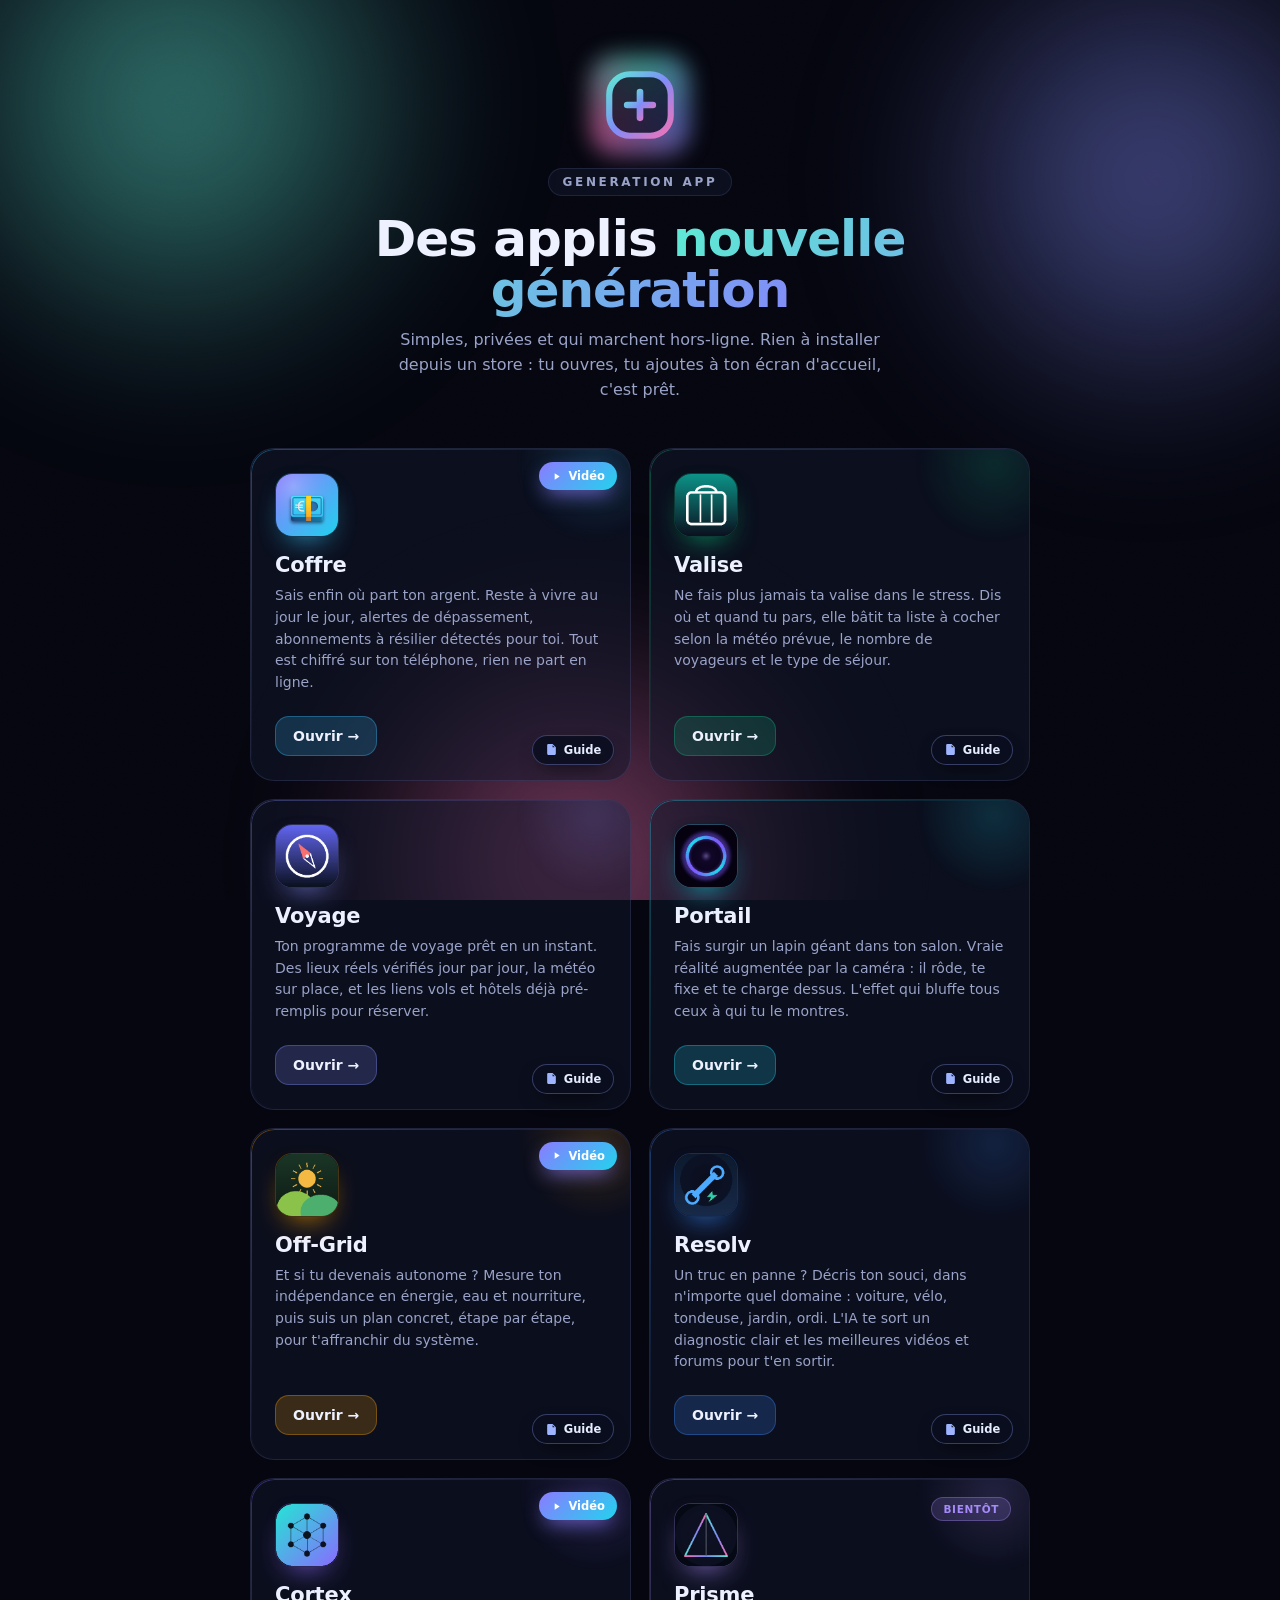
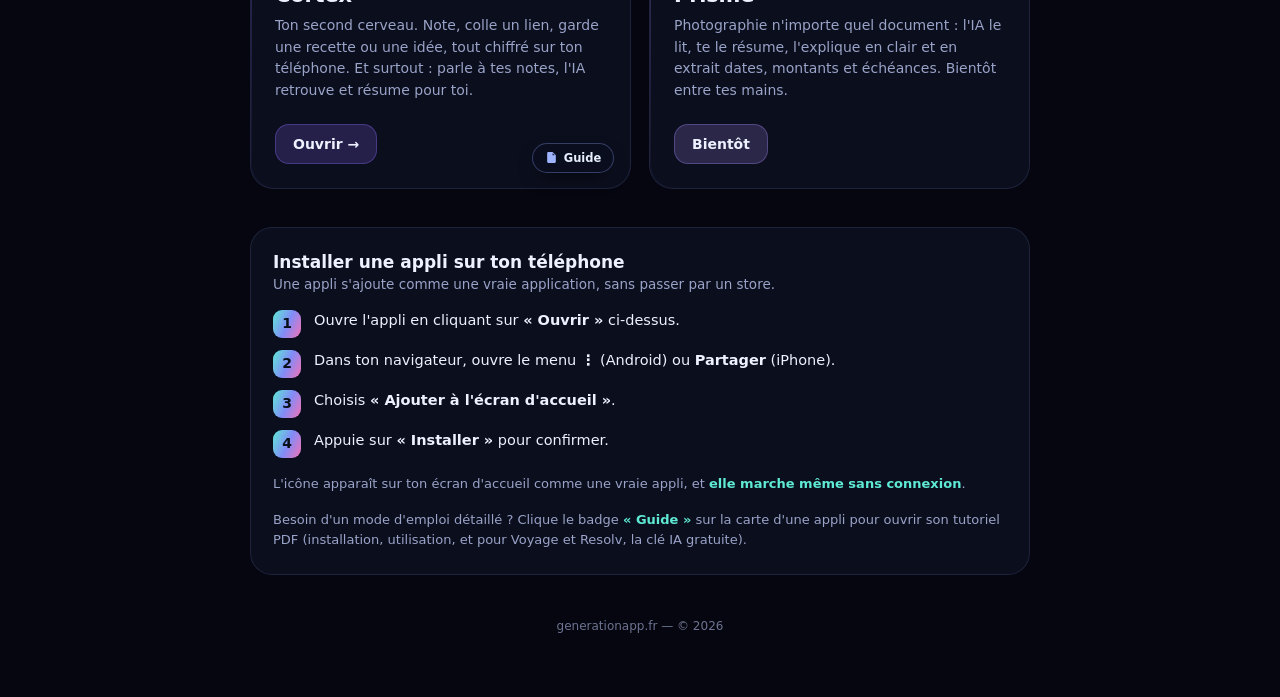
<file: index.html>
<!DOCTYPE html>
<html lang="fr">
<head>
  <meta charset="UTF-8" />
  <meta http-equiv="Content-Security-Policy" content="default-src 'self'; img-src 'self' data:; style-src 'self' 'unsafe-inline'; script-src 'none'; base-uri 'none'; frame-ancestors 'none'; object-src 'none'" />
  <meta name="viewport" content="width=device-width, initial-scale=1.0, viewport-fit=cover" />
  <meta name="theme-color" content="#05060f" />
  <meta name="description" content="Generation App : des applications mobiles simples, privées et hors-ligne. Budget, voyage, itinéraires, autonomie, scanner IA et plus." />
  <title>Generation App — mes applications</title>
  <link rel="icon" href="favicon.svg" />
  <style>
    :root{
      --bg:#05060f; --txt:#eef1ff; --muted:#9aa3c8;
      --card:rgba(18,24,44,.5); --stroke:rgba(150,165,255,.14);
      --grad:linear-gradient(115deg,#5eead4,#818cf8 52%,#f472b6);
    }
    *{box-sizing:border-box;-webkit-tap-highlight-color:transparent}
    html,body{margin:0}
    body{
      background:var(--bg); color:var(--txt); min-height:100dvh;
      font-family:-apple-system,BlinkMacSystemFont,"Segoe UI",Roboto,system-ui,sans-serif;
      -webkit-font-smoothing:antialiased; overflow-x:hidden; position:relative;
    }

    /* ---------- fond nouvelle génération : mesh animé + grain ---------- */
    .bg{position:fixed; inset:0; z-index:0; overflow:hidden; pointer-events:none}
    .blob{position:absolute; border-radius:50%; filter:blur(70px); opacity:.55; will-change:transform}
    .b1{width:52vmax;height:52vmax; top:-18vmax; left:-12vmax;
      background:radial-gradient(circle,#5eead4,transparent 62%); animation:drift1 22s ease-in-out infinite}
    .b2{width:48vmax;height:48vmax; top:-10vmax; right:-14vmax;
      background:radial-gradient(circle,#818cf8,transparent 62%); animation:drift2 26s ease-in-out infinite}
    .b3{width:46vmax;height:46vmax; bottom:-20vmax; left:22vmax;
      background:radial-gradient(circle,#f472b6,transparent 62%); animation:drift3 30s ease-in-out infinite}
    @keyframes drift1{0%,100%{transform:translate(0,0) scale(1)}50%{transform:translate(8vmax,6vmax) scale(1.12)}}
    @keyframes drift2{0%,100%{transform:translate(0,0) scale(1)}50%{transform:translate(-7vmax,9vmax) scale(1.08)}}
    @keyframes drift3{0%,100%{transform:translate(0,0) scale(1)}50%{transform:translate(6vmax,-8vmax) scale(1.14)}}
    .grain{position:fixed; inset:0; z-index:0; pointer-events:none; opacity:.05; mix-blend-mode:overlay;
      background-image:url("data:image/svg+xml,%3Csvg xmlns='http://www.w3.org/2000/svg' width='140' height='140'%3E%3Cfilter id='n'%3E%3CfeTurbulence type='fractalNoise' baseFrequency='.9' numOctaves='2'/%3E%3C/filter%3E%3Crect width='100%25' height='100%25' filter='url(%23n)'/%3E%3C/svg%3E")}

    .wrap{position:relative; z-index:1; max-width:820px; margin:0 auto; padding:64px 20px 64px}

    /* ---------- header ---------- */
    header{text-align:center; margin-bottom:46px; animation:rise .7s cubic-bezier(.2,.7,.2,1) both}
    .mark{position:relative; width:82px; height:82px; margin:0 auto 22px; display:grid; place-items:center}
    .mark::before{content:""; position:absolute; inset:-9px; border-radius:26px; z-index:-1;
      background:conic-gradient(from 0deg,#5eead4,#818cf8,#f472b6,#5eead4);
      filter:blur(11px); opacity:.6; animation:spin 9s linear infinite}
    .mark svg{width:82px; height:82px; display:block}
    .eyebrow{display:inline-block; font-size:12px; font-weight:700; letter-spacing:.22em; text-transform:uppercase;
      color:var(--muted); padding:6px 14px; border:1px solid var(--stroke); border-radius:999px;
      background:var(--card); backdrop-filter:blur(8px); -webkit-backdrop-filter:blur(8px); margin-bottom:18px}
    h1{margin:0 0 12px; font-size:clamp(32px,7vw,50px); font-weight:800; letter-spacing:-.02em; line-height:1.02}
    h1 span{background:var(--grad); background-size:200% 100%; -webkit-background-clip:text; background-clip:text;
      color:transparent; animation:shift 6s ease infinite}
    .tagline{margin:0 auto; max-width:520px; color:var(--muted); font-size:16px; line-height:1.55}

    /* ---------- grille de cartes ---------- */
    .grid{display:grid; grid-template-columns:1fr 1fr; gap:18px}
    @media (max-width:600px){ .grid{grid-template-columns:1fr; gap:14px} }
    .card{
      --a:#818cf8;
      position:relative; display:flex; flex-direction:column; gap:8px; padding:24px;
      background:var(--card); border:1px solid var(--stroke); border-radius:24px;
      backdrop-filter:blur(14px); -webkit-backdrop-filter:blur(14px);
      text-decoration:none; color:inherit; overflow:hidden;
      transition:transform .18s cubic-bezier(.2,.7,.2,1), border-color .25s, box-shadow .3s;
      animation:rise .7s cubic-bezier(.2,.7,.2,1) both;
    }
    .card::before{content:""; position:absolute; inset:0; border-radius:inherit; padding:1px; pointer-events:none;
      background:linear-gradient(140deg,color-mix(in srgb,var(--a) 70%,transparent),transparent 55%);
      -webkit-mask:linear-gradient(#000 0 0) content-box,linear-gradient(#000 0 0);
      -webkit-mask-composite:xor; mask-composite:exclude; opacity:.5; transition:opacity .3s}
    .card::after{content:""; position:absolute; width:170px; height:170px; border-radius:50%;
      top:-70px; right:-50px; background:radial-gradient(circle,var(--a),transparent 65%);
      opacity:.16; filter:blur(6px); transition:opacity .3s}
    .card:hover,.card:focus-visible{transform:translateY(-6px);
      border-color:color-mix(in srgb,var(--a) 45%,var(--stroke));
      box-shadow:0 24px 50px -26px color-mix(in srgb,var(--a) 90%,transparent)}
    .card:hover::before,.card:focus-visible::before{opacity:1}
    .card:hover::after{opacity:.28}
    .card:nth-child(1){animation-delay:.05s}.card:nth-child(2){animation-delay:.11s}
    .card:nth-child(3){animation-delay:.17s}.card:nth-child(4){animation-delay:.23s}
    .card:nth-child(5){animation-delay:.29s}.card:nth-child(6){animation-delay:.35s}
    .card:nth-child(7){animation-delay:.41s}

    .chip{width:64px; height:64px; border-radius:17px; overflow:hidden; margin-bottom:8px; position:relative;
      border:1px solid color-mix(in srgb,var(--a) 26%,transparent);
      box-shadow:0 12px 28px -12px color-mix(in srgb,var(--a) 85%,transparent), 0 2px 8px rgba(0,0,0,.45)}
    .chip img{width:100%; height:100%; display:block; object-fit:cover}
    .card:hover .chip{transform:scale(1.05)}
    .chip{transition:transform .2s cubic-bezier(.2,.7,.2,1)}
    .card h2{margin:0; font-size:21px; font-weight:700; letter-spacing:-.01em}
    .card p{margin:0; color:var(--muted); font-size:14px; line-height:1.55; flex:1}
    .go{margin-top:14px; align-self:flex-start; display:inline-flex; align-items:center; gap:7px;
      font-weight:700; font-size:14px; padding:11px 17px; border-radius:14px;
      background:color-mix(in srgb,var(--a) 20%,transparent);
      border:1px solid color-mix(in srgb,var(--a) 34%,transparent); color:var(--txt);
      transition:gap .2s, background .25s}
    .card:hover .go{gap:11px; background:color-mix(in srgb,var(--a) 30%,transparent)}

    .card.soon{opacity:.66}
    .card.soon:hover{transform:none; box-shadow:none}
    .badge{position:absolute; top:18px; right:18px; font-size:10.5px; font-weight:800; letter-spacing:.06em;
      text-transform:uppercase; padding:5px 11px; border-radius:999px;
      background:color-mix(in srgb,var(--a) 18%,transparent); color:var(--a);
      border:1px solid color-mix(in srgb,var(--a) 34%,transparent)}
    .soon .go{cursor:default}

    /* ---------- badge vidéo sur les cartes payantes ---------- */
    .cardwrap{position:relative; display:flex; animation:rise .7s cubic-bezier(.2,.7,.2,1) both;
      transition:transform .18s cubic-bezier(.2,.7,.2,1)}
    .cardwrap>.card{flex:1; width:100%; margin:0; animation:none}
    .cardwrap:hover{transform:translateY(-6px)}
    .cardwrap:hover>.card{transform:none}
    .vidbadge{position:absolute; top:14px; right:14px; z-index:4; display:inline-flex; align-items:center; gap:6px;
      font-size:11.5px; font-weight:800; padding:7px 12px; border-radius:999px; text-decoration:none; color:#fff;
      background:linear-gradient(135deg,#8b7bff,#22d3ee); box-shadow:0 8px 20px -6px rgba(139,123,255,.85);
      transition:transform .15s, box-shadow .25s}
    .vidbadge svg{width:11px; height:11px; fill:#fff}
    .vidbadge:hover{transform:scale(1.07); box-shadow:0 12px 26px -6px rgba(139,123,255,1)}
    /* ---------- badge « Guide PDF » (bas droite de chaque carte) ---------- */
    .guidebadge{position:absolute; bottom:16px; right:16px; z-index:4; display:inline-flex; align-items:center; gap:6px;
      font-size:11.5px; font-weight:800; padding:7px 12px; border-radius:999px; text-decoration:none; color:#e7ecff;
      background:rgba(10,14,30,.78); border:1px solid rgba(150,165,255,.32); backdrop-filter:blur(6px);
      -webkit-backdrop-filter:blur(6px); box-shadow:0 8px 20px -8px rgba(0,0,0,.75);
      transition:transform .15s, border-color .25s}
    .guidebadge svg{width:13px; height:13px; fill:#9fb4ff}
    .guidebadge:hover{transform:scale(1.06); border-color:rgba(150,165,255,.65)}
    .cardwrap:nth-child(1){animation-delay:.05s}

    /* ---------- guide d'installation ---------- */
    .guide{margin:38px auto 0; background:var(--card); border:1px solid var(--stroke); border-radius:22px;
      padding:24px 22px; backdrop-filter:blur(14px); -webkit-backdrop-filter:blur(14px)}
    .guide h3{margin:0 0 4px; font-size:17px; font-weight:800}
    .guide .sub{margin:0 0 18px; color:var(--muted); font-size:13.5px}
    .steps{list-style:none; margin:0; padding:0; display:grid; gap:12px}
    .steps li{display:flex; align-items:flex-start; gap:13px; font-size:14.5px; line-height:1.5}
    .num{flex:none; width:28px; height:28px; border-radius:9px; display:grid; place-items:center;
      font-size:14px; font-weight:800; color:#071018; background:var(--grad)}
    .steps b{color:var(--txt)}
    .note{margin:16px 0 0; font-size:13px; color:var(--muted); line-height:1.55}
    .note b{color:#5eead4}

    footer{margin-top:44px; text-align:center; color:var(--muted); font-size:12px; opacity:.7}

    @keyframes rise{from{opacity:0; transform:translateY(16px)}to{opacity:1; transform:translateY(0)}}
    @keyframes spin{to{transform:rotate(360deg)}}
    @keyframes shift{0%,100%{background-position:0 0}50%{background-position:100% 0}}
    @media (prefers-reduced-motion:reduce){
      *{animation:none !important; transition:none !important}
    }
  </style>
</head>
<body>
  <div class="bg"><span class="blob b1"></span><span class="blob b2"></span><span class="blob b3"></span></div>
  <div class="grain"></div>

  <div class="wrap">
    <header>
      <div class="mark">
        <svg viewBox="0 0 32 32" xmlns="http://www.w3.org/2000/svg" aria-hidden="true">
          <defs><linearGradient id="g" x1="0" y1="0" x2="1" y2="1">
            <stop offset="0" stop-color="#5eead4"/><stop offset=".5" stop-color="#818cf8"/><stop offset="1" stop-color="#f472b6"/>
          </linearGradient></defs>
          <rect x="4" y="4" width="24" height="24" rx="8" fill="rgba(10,14,30,.7)" stroke="url(#g)" stroke-width="2.4"/>
          <path d="M11 16 h10 M16 11 v10" stroke="url(#g)" stroke-width="2.6" stroke-linecap="round"/>
        </svg>
      </div>
      <span class="eyebrow">Generation App</span>
      <h1>Des applis <span>nouvelle génération</span></h1>
      <p class="tagline">Simples, privées et qui marchent hors-ligne. Rien à installer depuis un store : tu ouvres, tu ajoutes à ton écran d'accueil, c'est prêt.</p>
    </header>

    <div class="grid">
      <div class="cardwrap" style="--a:#38bdf8">
        <a class="card" style="--a:#38bdf8" href="https://coffre.generationapp.fr">
          <span class="chip"><img src="icons/coffre.png" alt="Icône Coffre" width="64" height="64" /></span>
          <h2>Coffre</h2>
          <p>Sais enfin où part ton argent. Reste à vivre au jour le jour, alertes de dépassement, abonnements à résilier détectés pour toi. Tout est chiffré sur ton téléphone, rien ne part en ligne.</p>
          <span class="go">Ouvrir →</span>
        </a>
        <a class="vidbadge" href="video/coffre/index.html" aria-label="Voir la vidéo de Coffre">
          <svg viewBox="0 0 24 24" aria-hidden="true"><path d="M8 5v14l11-7z"/></svg>Vidéo
        </a>
        <a class="guidebadge" href="tutoriels/Tuto-Coffre.pdf" target="_blank" rel="noopener" aria-label="Guide PDF de Coffre">
          <svg viewBox="0 0 24 24" aria-hidden="true"><path d="M14 2H6a2 2 0 0 0-2 2v16a2 2 0 0 0 2 2h12a2 2 0 0 0 2-2V8l-6-6zm0 2 4 4h-4V4z"/></svg>Guide
        </a>
      </div>

      <div class="cardwrap" style="--a:#10b981">
        <a class="card" style="--a:#10b981" href="https://valise.generationapp.fr">
          <span class="chip"><img src="icons/valise.png" alt="Icône Valise" width="64" height="64" /></span>
          <h2>Valise</h2>
          <p>Ne fais plus jamais ta valise dans le stress. Dis où et quand tu pars, elle bâtit ta liste à cocher selon la météo prévue, le nombre de voyageurs et le type de séjour.</p>
          <span class="go">Ouvrir →</span>
        </a>
        <a class="guidebadge" href="tutoriels/Tuto-Valise.pdf" target="_blank" rel="noopener" aria-label="Guide PDF de Valise">
          <svg viewBox="0 0 24 24" aria-hidden="true"><path d="M14 2H6a2 2 0 0 0-2 2v16a2 2 0 0 0 2 2h12a2 2 0 0 0 2-2V8l-6-6zm0 2 4 4h-4V4z"/></svg>Guide
        </a>
      </div>

      <div class="cardwrap" style="--a:#818cf8">
        <a class="card" style="--a:#818cf8" href="https://voyage.generationapp.fr">
          <span class="chip"><img src="icons/voyage.png" alt="Icône Voyage" width="64" height="64" /></span>
          <h2>Voyage</h2>
          <p>Ton programme de voyage prêt en un instant. Des lieux réels vérifiés jour par jour, la météo sur place, et les liens vols et hôtels déjà pré-remplis pour réserver.</p>
          <span class="go">Ouvrir →</span>
        </a>
        <a class="guidebadge" href="tutoriels/Tuto-Voyage.pdf" target="_blank" rel="noopener" aria-label="Guide PDF de Voyage">
          <svg viewBox="0 0 24 24" aria-hidden="true"><path d="M14 2H6a2 2 0 0 0-2 2v16a2 2 0 0 0 2 2h12a2 2 0 0 0 2-2V8l-6-6zm0 2 4 4h-4V4z"/></svg>Guide
        </a>
      </div>

      <div class="cardwrap" style="--a:#22d3ee">
        <a class="card" style="--a:#22d3ee" href="https://portail.generationapp.fr">
          <span class="chip"><img src="icons/portail.png" alt="Icône Portail" width="64" height="64" /></span>
          <h2>Portail</h2>
          <p>Fais surgir un lapin géant dans ton salon. Vraie réalité augmentée par la caméra : il rôde, te fixe et te charge dessus. L'effet qui bluffe tous ceux à qui tu le montres.</p>
          <span class="go">Ouvrir →</span>
        </a>
        <a class="guidebadge" href="tutoriels/Tuto-Portail.pdf" target="_blank" rel="noopener" aria-label="Guide PDF de Portail">
          <svg viewBox="0 0 24 24" aria-hidden="true"><path d="M14 2H6a2 2 0 0 0-2 2v16a2 2 0 0 0 2 2h12a2 2 0 0 0 2-2V8l-6-6zm0 2 4 4h-4V4z"/></svg>Guide
        </a>
      </div>

      <div class="cardwrap" style="--a:#f59e0b">
        <a class="card" style="--a:#f59e0b" href="https://offgrid.generationapp.fr">
          <span class="chip"><img src="icons/offgrid.png" alt="Icône Off-Grid" width="64" height="64" /></span>
          <h2>Off-Grid</h2>
          <p>Et si tu devenais autonome ? Mesure ton indépendance en énergie, eau et nourriture, puis suis un plan concret, étape par étape, pour t'affranchir du système.</p>
          <span class="go">Ouvrir →</span>
        </a>
        <a class="vidbadge" href="video/offgrid/index.html" aria-label="Voir la vidéo d'Off-Grid">
          <svg viewBox="0 0 24 24" aria-hidden="true"><path d="M8 5v14l11-7z"/></svg>Vidéo
        </a>
        <a class="guidebadge" href="tutoriels/Tuto-Off-Grid.pdf" target="_blank" rel="noopener" aria-label="Guide PDF d'Off-Grid">
          <svg viewBox="0 0 24 24" aria-hidden="true"><path d="M14 2H6a2 2 0 0 0-2 2v16a2 2 0 0 0 2 2h12a2 2 0 0 0 2-2V8l-6-6zm0 2 4 4h-4V4z"/></svg>Guide
        </a>
      </div>

      <div class="cardwrap" style="--a:#3d8bff">
        <a class="card" style="--a:#3d8bff" href="https://resolv.generationapp.fr">
          <span class="chip"><img src="icons/resolv.png" alt="Icône Resolv" width="64" height="64" /></span>
          <h2>Resolv</h2>
          <p>Un truc en panne ? Décris ton souci, dans n'importe quel domaine : voiture, vélo, tondeuse, jardin, ordi. L'IA te sort un diagnostic clair et les meilleures vidéos et forums pour t'en sortir.</p>
          <span class="go">Ouvrir →</span>
        </a>
        <a class="guidebadge" href="tutoriels/Tuto-Resolv.pdf" target="_blank" rel="noopener" aria-label="Guide PDF de Resolv">
          <svg viewBox="0 0 24 24" aria-hidden="true"><path d="M14 2H6a2 2 0 0 0-2 2v16a2 2 0 0 0 2 2h12a2 2 0 0 0 2-2V8l-6-6zm0 2 4 4h-4V4z"/></svg>Guide
        </a>
      </div>

      <div class="cardwrap" style="--a:#8b6cff">
        <a class="card" style="--a:#8b6cff" href="https://cortex.generationapp.fr">
          <span class="chip"><img src="icons/cortex.png" alt="Icône Cortex" width="64" height="64" /></span>
          <h2>Cortex</h2>
          <p>Ton second cerveau. Note, colle un lien, garde une recette ou une idée, tout chiffré sur ton téléphone. Et surtout : parle à tes notes, l'IA retrouve et résume pour toi.</p>
          <span class="go">Ouvrir →</span>
        </a>
        <a class="vidbadge" href="video/cortex/index.html" aria-label="Voir la vidéo de Cortex">
          <svg viewBox="0 0 24 24" aria-hidden="true"><path d="M8 5v14l11-7z"/></svg>Vidéo
        </a>
        <a class="guidebadge" href="tutoriels/Tuto-Cortex.pdf" target="_blank" rel="noopener" aria-label="Guide PDF de Cortex">
          <svg viewBox="0 0 24 24" aria-hidden="true"><path d="M14 2H6a2 2 0 0 0-2 2v16a2 2 0 0 0 2 2h12a2 2 0 0 0 2-2V8l-6-6zm0 2 4 4h-4V4z"/></svg>Guide
        </a>
      </div>

      <div class="card soon" style="--a:#a78bfa">
        <span class="badge">bientôt</span>
        <span class="chip"><img src="icons/prisme.png" alt="Icône Prisme" width="64" height="64" /></span>
        <h2>Prisme</h2>
        <p>Photographie n'importe quel document : l'IA le lit, te le résume, l'explique en clair et en extrait dates, montants et échéances. Bientôt entre tes mains.</p>
        <span class="go">Bientôt</span>
      </div>
    </div>

    <div class="guide">
      <h3>Installer une appli sur ton téléphone</h3>
      <p class="sub">Une appli s'ajoute comme une vraie application, sans passer par un store.</p>
      <ol class="steps">
        <li><span class="num">1</span><span>Ouvre l'appli en cliquant sur <b>« Ouvrir »</b> ci-dessus.</span></li>
        <li><span class="num">2</span><span>Dans ton navigateur, ouvre le menu <b>⋮</b> (Android) ou <b>Partager</b> (iPhone).</span></li>
        <li><span class="num">3</span><span>Choisis <b>« Ajouter à l'écran d'accueil »</b>.</span></li>
        <li><span class="num">4</span><span>Appuie sur <b>« Installer »</b> pour confirmer.</span></li>
      </ol>
      <p class="note">L'icône apparaît sur ton écran d'accueil comme une vraie appli, et <b>elle marche même sans connexion</b>.</p>
      <p class="note">Besoin d'un mode d'emploi détaillé ? Clique le badge <b>« Guide »</b> sur la carte d'une appli pour ouvrir son tutoriel PDF (installation, utilisation, et pour Voyage et Resolv, la clé IA gratuite).</p>
    </div>

    <footer>generationapp.fr — © 2026</footer>
  </div>
</body>
</html>
</file>
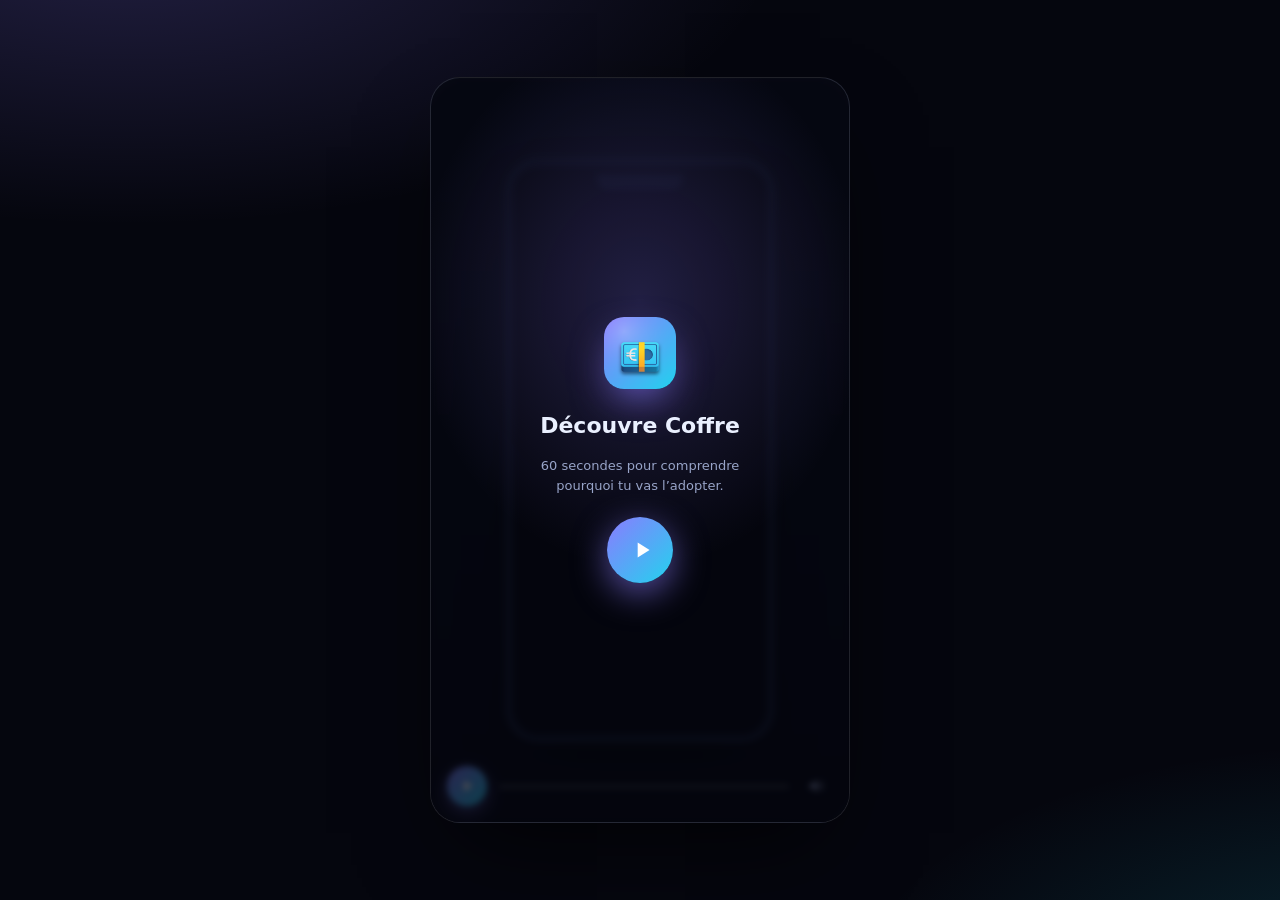
<file: video/coffre/index.html>
<!DOCTYPE html>
<html lang="fr">
<head>
  <meta charset="UTF-8" />
  <meta http-equiv="Content-Security-Policy" content="default-src 'self'; script-src 'self'; style-src 'self' 'unsafe-inline'; img-src 'self' data:; media-src 'self'; font-src 'self'; connect-src 'none'; base-uri 'none'; form-action 'none'; frame-ancestors 'none'; object-src 'none'" />
  <meta name="viewport" content="width=device-width, initial-scale=1.0, viewport-fit=cover" />
  <meta name="theme-color" content="#05060f" />
  <meta name="description" content="Découvre Coffre : l'appli qui te montre où part ton argent. Chiffrée, 100% sur ton téléphone, hors-ligne." />
  <title>Coffre — la vidéo</title>
  <link rel="icon" href="assets/coffre.png" />
  <link rel="stylesheet" href="../player.css?v=1" />
  <style>
    /* ---- écrans propres à COFFRE ---- */
    .lockwrap{height:100%; display:flex; flex-direction:column; align-items:center; justify-content:center}
    .lock-ico{width:52px; height:52px; border-radius:15px; display:grid; place-items:center; margin-bottom:12px;
      background:linear-gradient(135deg,var(--accent),var(--accent-2)); box-shadow:var(--glow)}
    .lock-ico svg{width:30px; height:30px}
    .lock-h{font-size:20px; font-weight:800; margin:0}
    .lock-s{font-size:10px; color:var(--muted); margin:4px 0 18px}
    .dots{display:flex; gap:12px; margin-bottom:20px}
    .dots i{width:11px; height:11px; border-radius:50%; border:2px solid var(--muted); transition:.2s}
    .dots i.on{background:var(--accent); border-color:var(--accent); box-shadow:var(--glow)}
    .keys{display:grid; grid-template-columns:repeat(3,1fr); gap:9px; width:74%}
    .keys b{aspect-ratio:1; border-radius:50%; display:grid; place-items:center; font-size:15px; font-weight:600;
      background:var(--card); border:1px solid var(--line)}
    .keys b.k.press{background:var(--card-2); box-shadow:var(--glow); transform:scale(.94)}
    .hero{border-radius:18px; padding:14px; color:#fff;
      background:linear-gradient(135deg,var(--accent),var(--accent-2)); box-shadow:0 12px 30px rgba(139,123,255,.4)}
    .hero .l{font-size:9px; opacity:.9; margin:0}
    .hero .amt{font-size:26px; font-weight:800; margin:3px 0 0; letter-spacing:-1px}
    .hero .row{display:flex; gap:10px; margin-top:10px}
    .hero .row div{flex:1}
    .hero .row .k{font-size:8px; opacity:.9; margin:0}
    .hero .row .v{font-size:12px; font-weight:800; margin:2px 0 0}
    .safe{display:flex; align-items:center; gap:10px; padding:12px; margin-top:10px}
    .safe .big{font-size:20px; font-weight:800; color:var(--green)}
    .safe .lbl{font-size:9px; color:var(--muted)}
    .ins{display:flex; gap:9px; padding:10px 12px; margin-top:10px; align-items:flex-start}
    .ins .e{font-size:15px} .ins .t{font-size:10px; line-height:1.4; color:var(--text)}
    .row-tx{display:flex; align-items:center; gap:9px; padding:9px 10px; margin-top:8px}
    .row-tx .ico{width:30px; height:30px; border-radius:9px; display:grid; place-items:center; font-size:15px; background:var(--card-2)}
    .row-tx .m{flex:1; min-width:0}
    .row-tx .c{font-size:11px; font-weight:700}
    .row-tx .n{font-size:8.5px; color:var(--muted); white-space:nowrap; overflow:hidden; text-overflow:ellipsis}
    .row-tx .a{font-size:11px; font-weight:800}
    .a.exp{color:var(--red)} .a.inc{color:var(--green)}
    .tag-auto{font-size:7.5px; font-weight:800; color:var(--accent); background:color-mix(in srgb,var(--accent) 20%,transparent); padding:1px 6px; border-radius:8px}
    .bud{margin-top:12px}
    .bud .top{display:flex; justify-content:space-between; font-size:10px; margin-bottom:5px}
    .bud .top b{font-weight:700} .bud .top span{color:var(--muted)}
    .bar{height:8px; border-radius:5px; background:rgba(255,255,255,.08); overflow:hidden}
    .bar i{display:block; height:100%; border-radius:5px; width:0; transition:width 1s ease}
    .bar.ok i{background:linear-gradient(90deg,var(--accent),var(--accent-2))}
    .bar.warn i{background:var(--orange)}
    .bar.over i{background:var(--red)}
    .abo{display:flex; align-items:center; justify-content:space-between; padding:11px 12px; margin-top:9px}
    .abo .nm{font-size:11px; font-weight:800; display:flex; align-items:center; gap:6px}
    .abo .co{font-size:13px; font-weight:800; color:var(--red)}
    .abo .badge{font-size:7.5px; font-weight:800; padding:1px 6px; border-radius:8px;
      background:color-mix(in srgb,var(--red) 22%,transparent); color:var(--red)}
    .letter{margin-top:10px; padding:11px; font-size:8.5px; line-height:1.5; color:var(--muted)}
    .letter b{color:var(--text)}
  </style>
</head>
<body>
  <main id="video-root">
    <!-- S0 Intro -->
    <div class="scr" data-scene="0">
      <div class="center">
        <div class="bigicon"><img src="assets/coffre-512.png" alt="Coffre" /></div>
        <h1 class="brand">Coffre</h1>
        <p class="claim">L'appli qui te montre enfin où part ton argent.</p>
      </div>
    </div>

    <!-- S1 Sécurité -->
    <div class="scr" data-scene="1">
      <div class="lockwrap">
        <div class="lock-ico" aria-hidden="true">
          <svg viewBox="0 0 100 100"><rect x="20" y="44" width="60" height="42" rx="8" fill="none" stroke="#fff" stroke-width="7"/><path d="M32 44 V32 a18 18 0 0 1 36 0 V44" fill="none" stroke="#fff" stroke-width="7"/><circle cx="50" cy="63" r="6" fill="#fff"/></svg>
        </div>
        <h2 class="lock-h">Coffre</h2>
        <p class="lock-s">Entre ton code</p>
        <div class="dots" id="pinDots"><i></i><i></i><i></i><i></i><i></i><i></i></div>
        <div class="keys" id="keys">
          <b class="k">1</b><b class="k">2</b><b class="k">3</b>
          <b class="k">4</b><b class="k">5</b><b class="k">6</b>
          <b class="k">7</b><b class="k">8</b><b class="k">9</b>
          <b style="opacity:0"></b><b class="k">0</b><b style="opacity:0"></b>
        </div>
      </div>
    </div>

    <!-- S2 Import + tri auto -->
    <div class="scr" data-scene="2">
      <div class="p-title">Opérations <span class="p-sub">rangées automatiquement</span></div>
      <div class="row-tx glass"><div class="ico">🛒</div><div class="m"><div class="c">Courses <span class="tag-auto">auto</span></div><div class="n">CARREFOUR MARKET</div></div><div class="a exp">-54,20 €</div></div>
      <div class="row-tx glass"><div class="ico">⛽</div><div class="m"><div class="c">Carburant <span class="tag-auto">auto</span></div><div class="n">TOTAL ENERGIES</div></div><div class="a exp">-71,00 €</div></div>
      <div class="row-tx glass"><div class="ico">🎬</div><div class="m"><div class="c">Abonnements <span class="tag-auto">auto</span></div><div class="n">NETFLIX</div></div><div class="a exp">-13,49 €</div></div>
      <div class="row-tx glass"><div class="ico">💶</div><div class="m"><div class="c">Salaire <span class="tag-auto">auto</span></div><div class="n">VIREMENT EMPLOYEUR</div></div><div class="a inc">+1 840,00 €</div></div>
      <div class="row-tx glass"><div class="ico">🍽️</div><div class="m"><div class="c">Restaurants <span class="tag-auto">auto</span></div><div class="n">LE BISTROT</div></div><div class="a exp">-28,50 €</div></div>
    </div>

    <!-- S3 Accueil / reste à vivre -->
    <div class="scr" data-scene="3">
      <div class="p-title">Accueil</div>
      <div class="hero">
        <p class="l">Solde du mois</p>
        <p class="amt">1 673,81 €</p>
        <div class="row">
          <div><p class="k">Revenus</p><p class="v">+1 840 €</p></div>
          <div><p class="k">Dépenses</p><p class="v">-166,19 €</p></div>
        </div>
      </div>
      <div class="safe glass"><div class="big">55,80 €</div><div class="lbl">reste à vivre<br>par jour</div></div>
      <div class="ins glass"><div class="e">💡</div><div class="t">Ton plus gros poste ce mois-ci, ce sont les <b>courses</b>. Tu es 12 % en dessous du mois dernier.</div></div>
    </div>

    <!-- S4 Budgets / alertes -->
    <div class="scr" data-scene="4">
      <div class="p-title">Budgets <span class="p-sub">alertes avant de déraper</span></div>
      <div class="glass" style="padding:14px">
        <div class="bud"><div class="top"><b>🛒 Courses</b><span>210 / 300 €</span></div><div class="bar ok" data-w="70"><i></i></div></div>
        <div class="bud"><div class="top"><b>🍽️ Restaurants</b><span>128 / 150 €</span></div><div class="bar warn" data-w="85"><i></i></div></div>
        <div class="bud"><div class="top"><b>🎮 Loisirs</b><span>96 / 80 €</span></div><div class="bar over" data-w="100"><i></i></div></div>
        <div class="bud"><div class="top"><b>⛽ Carburant</b><span>71 / 160 €</span></div><div class="bar ok" data-w="44"><i></i></div></div>
      </div>
      <div class="ins glass"><div class="e">⚠️</div><div class="t">Attention : ton budget <b>Loisirs</b> est dépassé de 16 €.</div></div>
    </div>

    <!-- S5 Abos / résiliation -->
    <div class="scr" data-scene="5">
      <div class="p-title">Liste noire <span class="p-sub">abonnements détectés</span></div>
      <div class="abo glass"><div class="nm">🎬 Netflix <span class="badge">actif</span></div><div class="co">13,49 €/m</div></div>
      <div class="abo glass"><div class="nm">🎵 Spotify <span class="badge">actif</span></div><div class="co">10,99 €/m</div></div>
      <div class="abo glass"><div class="nm">💪 Salle de sport <span class="badge">actif</span></div><div class="co">29,90 €/m</div></div>
      <div class="letter glass"><b>Lettre de résiliation prête ✍️</b><br>« Madame, Monsieur, je vous informe de ma décision de résilier mon abonnement… »</div>
    </div>

    <!-- S6 Outro / CTA -> ouvre l'appli -->
    <div class="scr" data-scene="6">
      <div class="center">
        <div class="bigicon"><img src="assets/coffre-512.png" alt="Coffre" /></div>
        <h1 class="brand"><span>Coffre</span></h1>
        <p class="claim">Tes finances, en sécurité, dans ta poche.</p>
        <a class="cta" href="https://coffre.generationapp.fr">Ouvrir Coffre →</a>
      </div>
    </div>
  </main>

  <script src="config.js"></script>
  <script src="../player.js"></script>
</body>
</html>
</file>
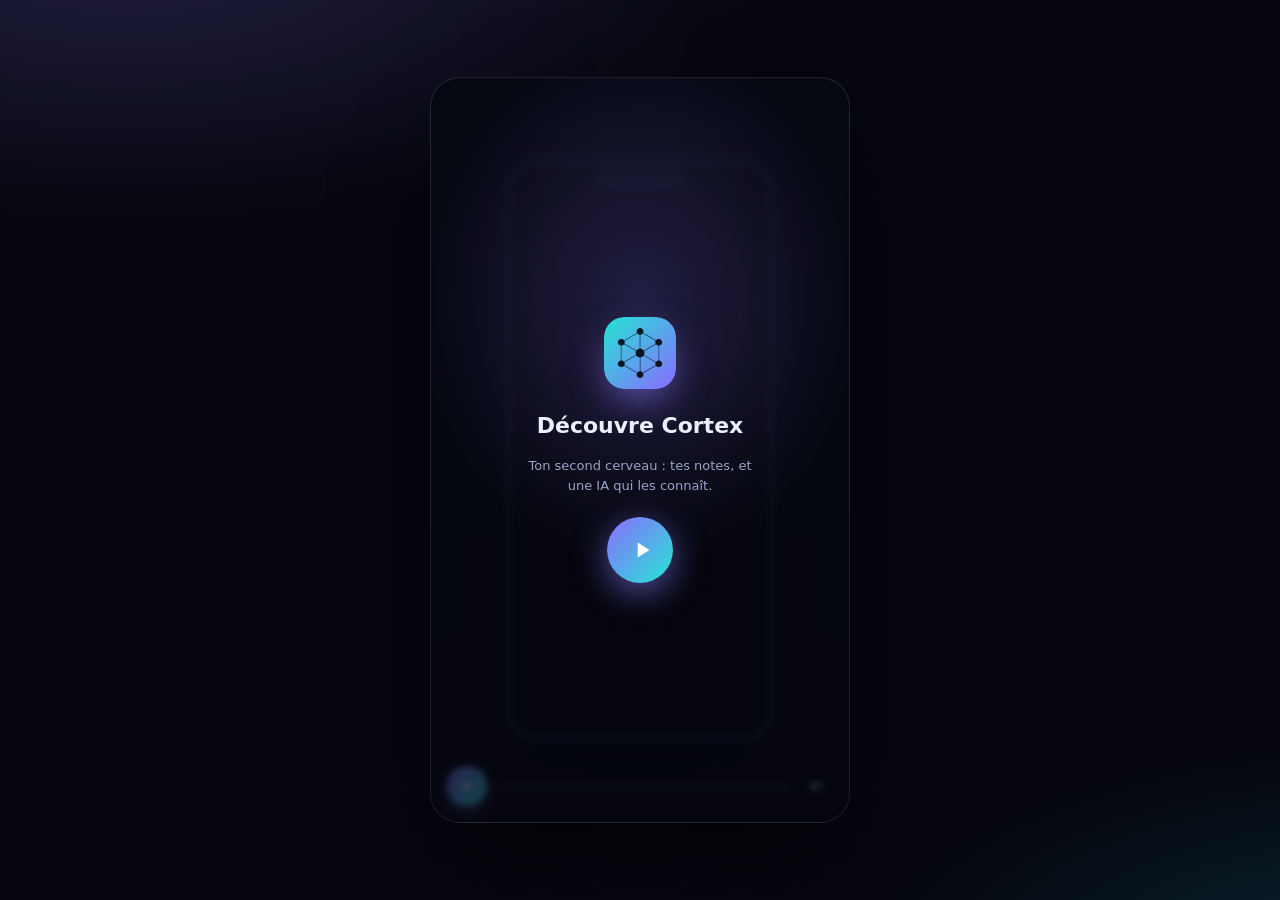
<file: video/cortex/index.html>
<!DOCTYPE html>
<html lang="fr">
<head>
  <meta charset="UTF-8" />
  <meta http-equiv="Content-Security-Policy" content="default-src 'self'; script-src 'self'; style-src 'self' 'unsafe-inline'; img-src 'self' data:; media-src 'self'; font-src 'self'; connect-src 'none'; base-uri 'none'; form-action 'none'; frame-ancestors 'none'; object-src 'none'" />
  <meta name="viewport" content="width=device-width, initial-scale=1.0, viewport-fit=cover" />
  <meta name="theme-color" content="#05060e" />
  <meta name="description" content="Découvre Cortex : ton second cerveau chiffré. Notes, liens, recettes, idées, et une IA qui parle à tes notes." />
  <title>Cortex — la vidéo</title>
  <link rel="icon" href="assets/cortex.png" />
  <link rel="stylesheet" href="../player.css?v=1" />
  <style>
    /* Cortex : violet + cyan */
    #video-root{ --accent:#8b6cff; --accent-2:#25e6d5;
      --glow:0 0 24px rgba(37,230,213,.45); }

    /* ---- cartes de notes (S1) ---- */
    .ct-card{padding:11px 13px; margin-top:9px; text-align:left}
    .ct-card .ct-t{font-size:12px; font-weight:700; margin:0}
    .ct-card .ct-b{font-size:9.5px; color:var(--muted); margin:4px 0 0; line-height:1.4}
    .ct-card .ct-link{font-size:9.5px; color:var(--accent-2); margin:4px 0 0; word-break:break-all}
    .ct-tags{display:flex; gap:5px; margin-top:7px; flex-wrap:wrap}
    .ct-tag{font-size:8px; padding:2px 7px; border-radius:20px; color:var(--accent-2);
      background:color-mix(in srgb,var(--accent-2) 16%,transparent); border:1px solid color-mix(in srgb,var(--accent-2) 30%,transparent)}
    .ct-pin{float:right; font-size:11px}

    /* ---- import (S2) ---- */
    .ct-imp{padding:14px; margin-top:8px; text-align:center}
    .ct-impico{font-size:34px}
    .ct-impzip{display:inline-flex; align-items:center; gap:7px; margin-top:8px; padding:8px 13px; border-radius:11px;
      background:var(--card-2); border:1px solid var(--line); font-size:10px; font-weight:700}
    .ct-impres{margin-top:12px; padding:10px; border-radius:12px; font-size:11px; font-weight:700;
      background:color-mix(in srgb,var(--accent-2) 12%,transparent); border:1px solid color-mix(in srgb,var(--accent-2) 34%,transparent); color:var(--accent-2)}
    .ct-impbtn{margin-top:10px; display:inline-block; padding:9px 20px; border-radius:12px; font-size:11px; font-weight:800; color:#06121a;
      background:linear-gradient(135deg,var(--accent),var(--accent-2))}

    /* ---- chat (S3) ---- */
    .ct-msg{max-width:82%; padding:9px 12px; border-radius:15px; font-size:10.5px; line-height:1.45; margin-top:10px}
    .ct-me{margin-left:auto; color:#06121a; border-bottom-right-radius:5px;
      background:linear-gradient(135deg,var(--accent),var(--accent-2)); font-weight:600}
    .ct-ia{background:var(--card); border:1px solid var(--line); border-bottom-left-radius:5px}
    .ct-src{margin-top:8px; display:flex; gap:6px}
    .ct-srcchip{font-size:8.5px; padding:3px 9px; border-radius:20px; color:var(--accent-2);
      background:var(--card-2); border:1px solid color-mix(in srgb,var(--accent-2) 30%,transparent)}

    /* ---- dictée + note IA (S4) ---- */
    .ct-mic{width:66px; height:66px; border-radius:50%; margin:6px auto 4px; display:grid; place-items:center; font-size:26px;
      background:linear-gradient(135deg,var(--accent),var(--accent-2)); box-shadow:0 0 0 0 rgba(37,230,213,.5); animation:ctpulse 1.4s infinite}
    @keyframes ctpulse{0%{box-shadow:0 0 0 0 rgba(37,230,213,.5)}70%{box-shadow:0 0 0 16px rgba(37,230,213,0)}100%{box-shadow:0 0 0 0 rgba(37,230,213,0)}}
    .ct-said{font-size:9.5px; color:var(--muted); font-style:italic; text-align:center; margin:2px 0 10px}
    .ct-gen{padding:12px 13px; text-align:left}
    .ct-gen .ct-gt{font-size:12px; font-weight:800; margin:0 0 6px}
    .ct-gline{font-size:10.5px; color:var(--text); padding:4px 0; border-bottom:1px solid var(--line)}
    .ct-gline b{color:var(--accent-2)}

    /* ---- listes à cocher (S5) ---- */
    .ct-list{padding:13px; margin-top:8px; text-align:left}
    .ct-row{display:flex; align-items:center; gap:11px; padding:7px 2px}
    .ct-chk{width:21px; height:21px; border-radius:6px; border:2px solid var(--muted); flex:none; position:relative; transition:.2s}
    .ct-chk.on{background:linear-gradient(135deg,var(--accent),var(--accent-2)); border-color:transparent}
    .ct-chk.on::after{content:"✓"; position:absolute; inset:0; display:grid; place-items:center; color:#06121a; font-size:13px; font-weight:900}
    .ct-txt{font-size:11.5px}
    .ct-chk.on + .ct-txt{text-decoration:line-through; color:var(--muted)}
  </style>
</head>
<body>
  <main id="video-root">
    <!-- S0 Intro -->
    <div class="scr" data-scene="0">
      <div class="center">
        <div class="bigicon"><img src="assets/cortex-512.png" alt="Cortex" /></div>
        <h1 class="brand">Cortex</h1>
        <p class="claim">Ton second cerveau. Privé, dans ta poche.</p>
      </div>
    </div>

    <!-- S1 Notes -->
    <div class="scr" data-scene="1">
      <div class="p-title">Tes notes <span class="p-sub">tout au même endroit</span></div>
      <div class="ct-card glass"><span class="ct-pin">📌</span><p class="ct-t">Idées projet appli</p><p class="ct-b">Scanner de tickets pour ranger les garanties…</p><div class="ct-tags"><span class="ct-tag">#idée</span><span class="ct-tag">#projet</span></div></div>
      <div class="ct-card glass"><p class="ct-t">Doc à lire</p><p class="ct-link">https://docs…/guide-complet</p><div class="ct-tags"><span class="ct-tag">#lien</span><span class="ct-tag">#à-lire</span></div></div>
      <div class="ct-card glass"><p class="ct-t">Recette crêpes de mamie</p><p class="ct-b">300g farine, 4 œufs, 60cl lait, 1h de repos…</p><div class="ct-tags"><span class="ct-tag">#recette</span></div></div>
      <div class="ct-card glass"><p class="ct-t">Code wifi maison</p><p class="ct-b">Livebox-3F2A — chiffré 🔒</p><div class="ct-tags"><span class="ct-tag">#maison</span></div></div>
    </div>

    <!-- S2 Import -->
    <div class="scr" data-scene="2">
      <div class="p-title">Importer mes notes <span class="p-sub">sans tout retaper</span></div>
      <div class="ct-imp glass">
        <div class="ct-impico">🟡</div>
        <div style="font-size:11px; font-weight:700; margin-top:6px">Google Keep</div>
        <div class="ct-impzip">🗜️ takeout-keep.zip</div>
        <div class="ct-impres">✓ 10 notes prêtes à importer</div>
        <div class="ct-impbtn">Importer</div>
      </div>
      <p class="claim" style="margin:12px auto 0; text-align:center">Keep, texte, Notion, Evernote… tes libellés deviennent des tags.</p>
    </div>

    <!-- S3 Chat "parle à tes notes" -->
    <div class="scr" data-scene="3">
      <div class="p-title">Parle à tes notes 💬</div>
      <div class="ct-msg ct-me">Quelle est la réf de mon filtre à eau ?</div>
      <div class="ct-msg ct-ia">La référence est <b>1051120</b> (BRITA Maxtra Pro), d'après ta note « Filtre à eau cuisine ».
        <div class="ct-src"><span class="ct-srcchip">📄 Filtre à eau cuisine</span></div>
      </div>
    </div>

    <!-- S4 Dictée + note créée par l'IA -->
    <div class="scr" data-scene="4">
      <div class="p-title">Une note à la voix <span class="p-sub">créée par l'IA</span></div>
      <div class="ct-mic">🎤</div>
      <p class="ct-said">« une note avec le fournisseur Livebox et mon code wifi »</p>
      <div class="ct-gen glass">
        <p class="ct-gt">Code Wifi maison</p>
        <div class="ct-gline"><b>Fournisseur :</b> Livebox</div>
        <div class="ct-gline"><b>Nom du réseau :</b> </div>
        <div class="ct-gline" style="border:none"><b>Code wifi :</b> </div>
      </div>
    </div>

    <!-- S5 Listes à cocher -->
    <div class="scr" data-scene="5">
      <div class="p-title">Listes à cocher <span class="p-sub">courses, tâches…</span></div>
      <div class="ct-list glass">
        <div class="ct-row"><div class="ct-chk"></div><div class="ct-txt">Lait demi-écrémé</div></div>
        <div class="ct-row"><div class="ct-chk"></div><div class="ct-txt">Café en grains</div></div>
        <div class="ct-row"><div class="ct-chk"></div><div class="ct-txt">Pâtes complètes</div></div>
        <div class="ct-row"><div class="ct-chk"></div><div class="ct-txt">Sac poubelle 30L</div></div>
      </div>
    </div>

    <!-- S6 Outro / CTA -->
    <div class="scr" data-scene="6">
      <div class="center">
        <div class="bigicon"><img src="assets/cortex-512.png" alt="Cortex" /></div>
        <h1 class="brand"><span>Cortex</span></h1>
        <p class="claim">Ton second cerveau, dans ta poche.</p>
        <a class="cta" href="https://cortex.generationapp.fr">Ouvrir Cortex →</a>
      </div>
    </div>
  </main>

  <script src="config.js"></script>
  <script src="../player.js"></script>
</body>
</html>
</file>
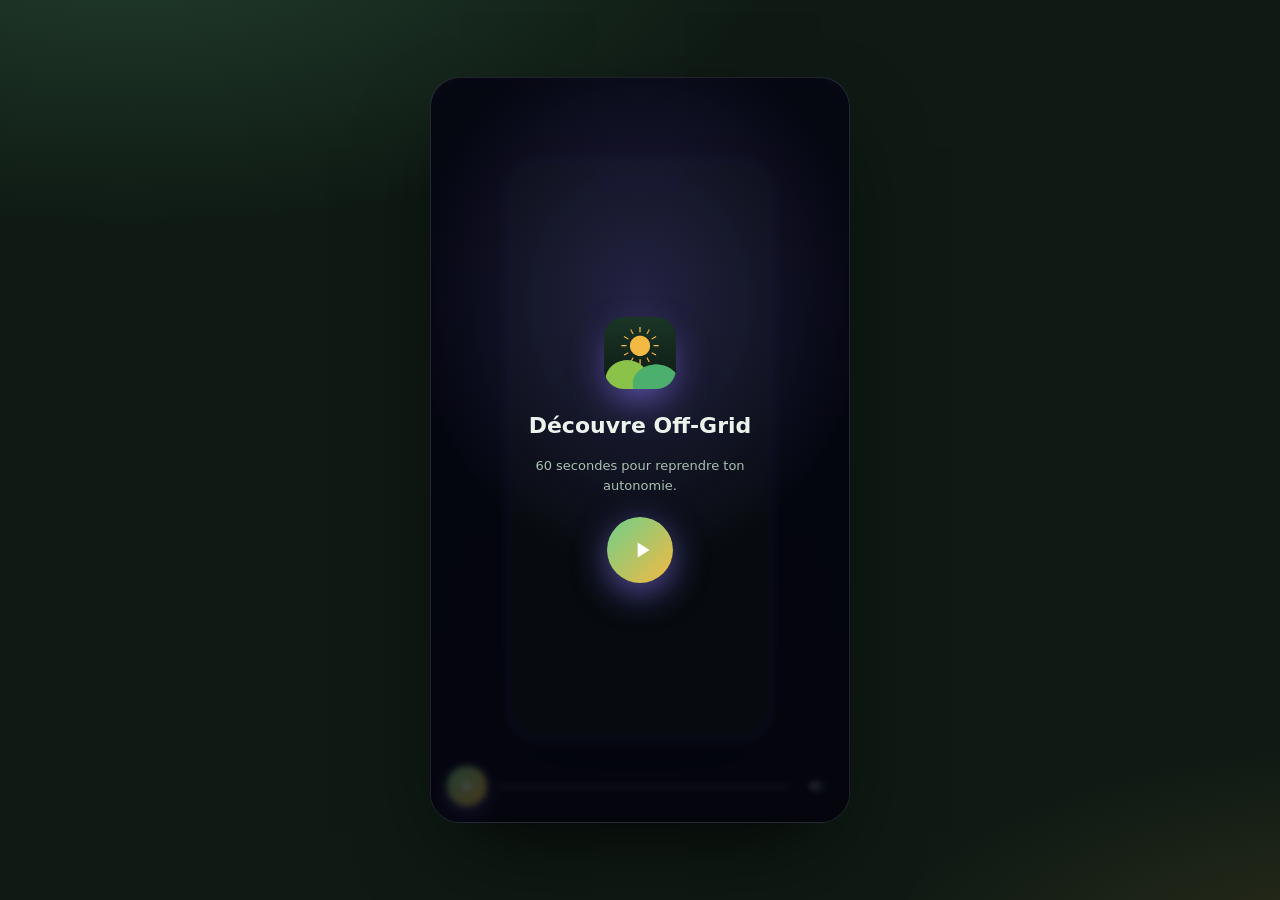
<file: video/offgrid/index.html>
<!DOCTYPE html>
<html lang="fr">
<head>
  <meta charset="UTF-8" />
  <meta http-equiv="Content-Security-Policy" content="default-src 'self'; script-src 'self'; style-src 'self' 'unsafe-inline'; img-src 'self' data:; media-src 'self'; font-src 'self'; connect-src 'none'; base-uri 'none'; form-action 'none'; frame-ancestors 'none'; object-src 'none'" />
  <meta name="viewport" content="width=device-width, initial-scale=1.0, viewport-fit=cover" />
  <meta name="theme-color" content="#0f1a14" />
  <meta name="description" content="Découvre Off-Grid : mesure ton autonomie en énergie, eau et nourriture, et suis un plan concret pour t'affranchir." />
  <title>Off-Grid — la vidéo</title>
  <link rel="icon" href="assets/offgrid.png" />
  <link rel="stylesheet" href="../player.css?v=1" />
  <style>
    /* ---- identité verte d'Off-Grid (surcharge la palette du moteur) ---- */
    :root{
      --bg:#0f1a14; --bg-soft:#16241b;
      --text:#eaf3ec; --muted:#a9c1b0;
      --accent:#6fd08a; --accent-2:#f4b942;
      --green:#4caf6d; --red:#e2683c; --orange:#f4b942;
      --glow:0 0 24px rgba(111,208,138,.45);
      --grad:linear-gradient(115deg,#6fd08a,#8bc34a 55%,#f4b942);
    }
    body{
      background:
        radial-gradient(85% 55% at 10% -8%, rgba(111,208,138,.20), transparent 60%),
        radial-gradient(75% 50% at 108% 110%, rgba(244,185,66,.14), transparent 55%),
        var(--bg);
    }
    /* ---- écrans propres à OFF-GRID ---- */
    .score{display:flex; align-items:center; gap:14px; padding:16px}
    .ring{width:74px; height:74px; border-radius:50%; flex:none; display:grid; place-items:center;
      background:conic-gradient(var(--accent) 0 68%, rgba(255,255,255,.10) 68% 100%);}
    .ring b{width:56px; height:56px; border-radius:50%; background:var(--bg-soft); display:grid; place-items:center;
      font-size:19px; font-weight:800; color:var(--accent)}
    .score .st{font-size:13px; font-weight:800} .score .ss{font-size:10px; color:var(--muted); margin-top:2px}
    .cats{margin-top:10px}
    .catrow{display:flex; align-items:center; gap:9px; margin-top:9px}
    .catrow .e{font-size:15px; width:20px; text-align:center}
    .catrow .nm{font-size:10.5px; width:78px}
    .catbar{flex:1; height:8px; border-radius:5px; background:rgba(255,255,255,.08); overflow:hidden}
    .catbar i{display:block; height:100%; width:0; border-radius:5px; background:linear-gradient(90deg,var(--green),var(--accent)); transition:width 1s ease}
    .catrow .pc{font-size:10px; font-weight:800; color:var(--accent); width:26px; text-align:right}
    .lvl{margin-top:10px}
    .lvl .top{display:flex; justify-content:space-between; font-size:10.5px; margin-bottom:5px}
    .lvl .top b{font-weight:700} .lvl .top span{color:var(--muted)}
    .lvlbar{height:8px; border-radius:5px; background:rgba(255,255,255,.08); overflow:hidden}
    .lvlbar i{display:block; height:100%; width:0; border-radius:5px; background:linear-gradient(90deg,var(--green),var(--leaf,#8bc34a)); transition:width 1s ease}
    .mod{margin-top:10px; padding:11px 12px}
    .mod .mt{font-size:11px; font-weight:800; margin-bottom:8px}
    .chk{display:flex; align-items:center; gap:8px; font-size:10px; margin-top:6px; color:var(--muted)}
    .chk .b{width:15px; height:15px; border-radius:5px; flex:none; display:grid; place-items:center; font-size:10px;
      background:var(--green); color:#0b1a10; font-weight:900}
    .calc{padding:12px 13px; margin-top:9px}
    .calc .ct{font-size:11px; font-weight:800; display:flex; align-items:center; gap:7px}
    .calc .cr{display:flex; justify-content:space-between; font-size:10px; margin-top:7px; color:var(--muted)}
    .calc .cr b{color:var(--text); font-weight:800}
    .geo{padding:13px; margin-top:9px}
    .geo .g1{font-size:12px; font-weight:800; display:flex; align-items:center; gap:7px}
    .geo .gr{display:flex; align-items:center; gap:8px; font-size:11px; margin-top:10px}
    .geo .gr .e{font-size:16px} .geo .gr b{font-weight:800}
    .src{display:inline-block; margin-top:11px; font-size:8px; font-weight:800; letter-spacing:.05em; color:var(--accent);
      background:color-mix(in srgb,var(--accent) 18%,transparent); padding:2px 8px; border-radius:8px}
    .roi{padding:13px; margin-top:9px}
    .roi .rr{display:flex; justify-content:space-between; align-items:baseline; font-size:11px; margin-top:8px}
    .roi .rr:first-child{margin-top:0}
    .roi .rr b{font-size:16px; font-weight:800; color:var(--accent)}
    .roi .rr .sun{color:var(--accent-2)}
    .pdfbtn{margin-top:12px; text-align:center; font-size:11px; font-weight:800; padding:10px; border-radius:12px;
      background:linear-gradient(135deg,var(--green),var(--accent)); color:#0b1a10}
  </style>
</head>
<body>
  <main id="video-root">
    <!-- S0 Intro -->
    <div class="scr" data-scene="0">
      <div class="center">
        <div class="bigicon"><img src="assets/offgrid-512.png" alt="Off-Grid" /></div>
        <h1 class="brand">Off-Grid</h1>
        <p class="claim">Deviens autonome, pas à pas.</p>
      </div>
    </div>

    <!-- S1 Bilan / score -->
    <div class="scr" data-scene="1">
      <div class="p-title">Bilan d'autonomie</div>
      <div class="score glass">
        <div class="ring"><b>68</b></div>
        <div><div class="st">Autonome à 68 %</div><div class="ss">niveau « bien engagé »</div></div>
      </div>
      <div class="cats">
        <div class="catrow"><span class="e">⚡</span><span class="nm">Énergie</span><span class="catbar" data-w="83"><i></i></span><span class="pc">83</span></div>
        <div class="catrow"><span class="e">💧</span><span class="nm">Eau</span><span class="catbar" data-w="78"><i></i></span><span class="pc">78</span></div>
        <div class="catrow"><span class="e">🥬</span><span class="nm">Alimentation</span><span class="catbar" data-w="60"><i></i></span><span class="pc">60</span></div>
        <div class="catrow"><span class="e">♻️</span><span class="nm">Déchets</span><span class="catbar" data-w="68"><i></i></span><span class="pc">68</span></div>
      </div>
    </div>

    <!-- S2 Parcours -->
    <div class="scr" data-scene="2">
      <div class="p-title">Parcours <span class="p-sub">3 niveaux, 17 modules</span></div>
      <div class="glass" style="padding:13px">
        <div class="lvl"><div class="top"><b>Niveau 1 · Découverte</b><span>100 %</span></div><div class="lvlbar" data-w="100"><i></i></div></div>
        <div class="lvl"><div class="top"><b>Niveau 2 · Transition</b><span>60 %</span></div><div class="lvlbar" data-w="60"><i></i></div></div>
        <div class="lvl"><div class="top"><b>Niveau 3 · Autonomie</b><span>20 %</span></div><div class="lvlbar" data-w="20"><i></i></div></div>
      </div>
      <div class="mod glass">
        <div class="mt">☀️ Installer un kit solaire</div>
        <div class="chk"><span class="b">✓</span> Calculer mes besoins en énergie</div>
        <div class="chk"><span class="b">✓</span> Choisir panneaux et batteries</div>
        <div class="chk"><span class="b">✓</span> Monter et brancher le régulateur</div>
      </div>
    </div>

    <!-- S3 Calculateurs -->
    <div class="scr" data-scene="3">
      <div class="p-title">Calculateurs <span class="p-sub">dimensionnement exact</span></div>
      <div class="calc glass">
        <div class="ct">☀️ Solaire + batteries</div>
        <div class="cr"><span>Panneaux</span><b>3 × 400 Wc</b></div>
        <div class="cr"><span>Batteries</span><b>2 × 200 Ah</b></div>
        <div class="cr"><span>Production estimée</span><b>4,7 kWh/j</b></div>
      </div>
      <div class="calc glass">
        <div class="ct">💧 Eau de pluie</div>
        <div class="cr"><span>Toiture 80 m²</span><b>62 000 L/an</b></div>
        <div class="cr"><span>Cuve conseillée</span><b>5 000 L</b></div>
      </div>
      <div class="calc glass">
        <div class="ct">🥬 Potager</div>
        <div class="cr"><span>Autonomie légumes 2 pers.</span><b>≈ 150 m²</b></div>
      </div>
    </div>

    <!-- S4 Géolocalisation réelle -->
    <div class="scr" data-scene="4">
      <div class="p-title">Ta commune <span class="p-sub">données réelles</span></div>
      <div class="geo glass">
        <div class="g1">📍 Le Creusot (71200)</div>
        <div class="gr"><span class="e">☀️</span><div>Ensoleillement <b>3,9 kWh/m²/j</b></div></div>
        <div class="gr"><span class="e">🌧️</span><div>Pluie <b>898 mm/an</b></div></div>
        <span class="src">SOURCE OPEN-METEO</span>
      </div>
      <div class="ins glass" style="display:flex; gap:9px; padding:10px 12px; margin-top:10px; align-items:flex-start">
        <div style="font-size:15px">🎯</div>
        <div style="font-size:10px; line-height:1.4">Ton dimensionnement solaire et pluie est calculé sur le climat <b>réel</b> de chez toi, pas une moyenne.</div>
      </div>
    </div>

    <!-- S5 Plan / rentabilité -->
    <div class="scr" data-scene="5">
      <div class="p-title">Ton plan <span class="p-sub">rentabilité + PDF</span></div>
      <div class="roi glass">
        <div class="rr"><span>Économie estimée</span><b>525 €/an</b></div>
        <div class="rr"><span>Retour sur investissement</span><b class="sun">9,5 ans</b></div>
        <div class="rr"><span>Gain sur 20 ans</span><b>+10 500 €</b></div>
      </div>
      <div class="pdfbtn">📄 Enregistrer mon plan d'autonomie en PDF</div>
    </div>

    <!-- S6 Outro / CTA -->
    <div class="scr" data-scene="6">
      <div class="center">
        <div class="bigicon"><img src="assets/offgrid-512.png" alt="Off-Grid" /></div>
        <h1 class="brand"><span>Off-Grid</span></h1>
        <p class="claim">Reprends ton autonomie, chez toi.</p>
        <a class="cta" href="https://offgrid.generationapp.fr">Ouvrir Off-Grid →</a>
      </div>
    </div>
  </main>

  <script src="config.js"></script>
  <script src="../player.js"></script>
</body>
</html>
</file>
<file: video/player.css>
/* ============================================================
   Moteur vidéo Generation App — feuille de style COMMUNE
   Réutilisée par toutes les vidéos d'applis (video/<appli>/).
   Ne contient QUE le cadre du lecteur + des primitives génériques.
   Les écrans propres à chaque appli sont stylés dans sa page.
   ============================================================ */
:root{
  --bg:#05060e; --bg-soft:#0a0d1c;
  --card:rgba(255,255,255,.05); --card-2:rgba(255,255,255,.09);
  --line:rgba(255,255,255,.11);
  --text:#eaf0ff; --muted:#98a4c8;
  --accent:#8b7bff; --accent-2:#22d3ee;
  --green:#34e5b0; --red:#ff6b81; --orange:#ffc04d;
  --glow:0 0 24px rgba(139,123,255,.45);
  --grad:linear-gradient(115deg,#5eead4,#818cf8 52%,#f472b6);
}
*{box-sizing:border-box; -webkit-tap-highlight-color:transparent}
html,body{margin:0; height:100%}
body{
  background:
    radial-gradient(85% 55% at 10% -8%, rgba(139,123,255,.22), transparent 60%),
    radial-gradient(75% 50% at 108% 110%, rgba(34,211,238,.16), transparent 55%),
    var(--bg);
  color:var(--text); min-height:100dvh;
  font-family:-apple-system,BlinkMacSystemFont,"Segoe UI",Roboto,system-ui,sans-serif;
  -webkit-font-smoothing:antialiased;
  display:flex; align-items:center; justify-content:center; padding:24px 16px;
}

/* ---------- Cadre "lecteur vidéo" ---------- */
.player{
  position:relative; aspect-ratio:9/16;
  /* largeur calculée sur la fenêtre (pas sur le parent) : jamais d'effondrement,
     et le lecteur tient toujours en largeur (92vw) ET en hauteur (90vh). */
  width:min(420px, 92vw, calc(90vh * 9 / 16));
  border-radius:30px; overflow:hidden;
  background:linear-gradient(180deg,#0a0d1c,#05060e);
  border:1px solid var(--line);
  box-shadow:0 40px 90px -30px rgba(0,0,0,.8), inset 0 1px 0 rgba(255,255,255,.05);
}
.stage{position:absolute; inset:0; display:flex; align-items:center; justify-content:center; overflow:hidden}

/* ---------- Le téléphone (mockup) ---------- */
.phone{
  position:relative; width:72%; max-width:270px; aspect-ratio:9/19.5;
  background:var(--bg); border-radius:34px; border:8px solid #11162a;
  box-shadow:0 30px 60px -20px rgba(0,0,0,.7), 0 0 0 1px rgba(255,255,255,.05);
  overflow:hidden;
}
.phone::before{ content:""; position:absolute; top:8px; left:50%; transform:translateX(-50%);
  width:34%; height:16px; background:#11162a; border-radius:0 0 12px 12px; z-index:5}

/* écrans empilés, un seul visible */
.scr{position:absolute; inset:0; padding:30px 14px 16px; opacity:0; transform:translateY(14px) scale(.99);
  transition:opacity .5s, transform .6s cubic-bezier(.2,.7,.2,1); pointer-events:none}
.scr.show{opacity:1; transform:none}

/* primitives génériques réutilisables par les écrans */
.glass{background:var(--card); border:1px solid var(--line); border-radius:16px;
  -webkit-backdrop-filter:blur(10px); backdrop-filter:blur(10px)}
.p-title{font-size:15px; font-weight:800; margin:2px 0 12px}
.p-sub{font-size:10px; color:var(--muted); font-weight:500}

/* intro / outro communs */
.center{height:100%; display:flex; flex-direction:column; align-items:center; justify-content:center; text-align:center; padding:20px}
.bigicon{width:84px; height:84px; border-radius:24px; overflow:hidden;
  box-shadow:0 20px 50px -12px rgba(139,123,255,.8), 0 0 0 1px rgba(255,255,255,.08);
  transform:scale(.6); opacity:0; transition:transform .9s cubic-bezier(.2,.9,.2,1), opacity .7s}
.scr.show .bigicon{transform:scale(1); opacity:1}
.bigicon img{width:100%; height:100%; display:block}
.brand{font-size:30px; font-weight:800; margin:16px 0 6px; letter-spacing:-.02em}
.brand span{background:var(--grad); -webkit-background-clip:text; background-clip:text; color:transparent}
.claim{font-size:13px; color:var(--muted); max-width:230px; line-height:1.5; margin:0}
.cta{margin-top:18px; font-size:12px; font-weight:800; padding:11px 20px; border-radius:14px;
  background:linear-gradient(135deg,var(--accent),var(--accent-2)); color:#fff; text-decoration:none;
  box-shadow:0 8px 26px rgba(139,123,255,.5); display:inline-block}
.cta:active{transform:scale(.97)}

/* ---------- Sous-titres ---------- */
.subs{position:absolute; left:0; right:0; bottom:74px; z-index:6; display:flex; justify-content:center; padding:0 24px; pointer-events:none}
.subs span{background:rgba(5,6,14,.62); -webkit-backdrop-filter:blur(6px); backdrop-filter:blur(6px);
  border:1px solid var(--line); border-radius:12px; padding:9px 14px; font-size:14px; line-height:1.4;
  text-align:center; max-width:92%; opacity:0; transform:translateY(8px); transition:opacity .35s, transform .35s}
.subs span.show{opacity:1; transform:none}

/* ---------- Barre de lecture ---------- */
.bar-play{position:absolute; left:0; right:0; bottom:0; z-index:7; padding:12px 16px 16px;
  background:linear-gradient(0deg,rgba(5,6,14,.9),transparent); display:flex; align-items:center; gap:12px}
.play-btn{flex:none; width:40px; height:40px; border-radius:50%; border:none; cursor:pointer;
  background:linear-gradient(135deg,var(--accent),var(--accent-2)); color:#fff; display:grid; place-items:center;
  box-shadow:0 6px 18px rgba(139,123,255,.5)}
.play-btn svg{width:18px; height:18px}
.track{flex:1; height:5px; border-radius:3px; background:rgba(255,255,255,.14); overflow:hidden}
.track i{display:block; height:100%; width:0; background:linear-gradient(90deg,var(--accent),var(--accent-2)); transition:width .25s linear}
.mute{flex:none; background:none; border:none; color:var(--muted); cursor:pointer; padding:6px}
.mute svg{width:20px; height:20px; display:block}

/* ---------- Voile de démarrage ---------- */
.poster{position:absolute; inset:0; z-index:9; display:flex; flex-direction:column; align-items:center; justify-content:center; gap:18px;
  background:radial-gradient(90% 60% at 50% 30%, rgba(139,123,255,.22), transparent 60%), rgba(5,6,14,.72);
  -webkit-backdrop-filter:blur(3px); backdrop-filter:blur(3px); cursor:pointer; text-align:center; padding:24px}
.poster.hide{opacity:0; pointer-events:none; transition:opacity .5s}
.poster .pico{width:72px; height:72px; border-radius:20px; overflow:hidden; box-shadow:0 16px 40px -10px rgba(139,123,255,.8)}
.poster .pico img{width:100%; height:100%; display:block}
.poster h2{margin:6px 0 0; font-size:22px; font-weight:800}
.poster p{margin:0; font-size:13px; color:var(--muted); max-width:250px; line-height:1.5}
.bigplay{width:66px; height:66px; border-radius:50%; display:grid; place-items:center; margin-top:4px;
  background:linear-gradient(135deg,var(--accent),var(--accent-2)); box-shadow:0 10px 34px rgba(139,123,255,.6); animation:pulse 2.4s ease-in-out infinite}
.bigplay svg{width:26px; height:26px; margin-left:3px}
@keyframes pulse{0%,100%{transform:scale(1)}50%{transform:scale(1.06)}}

@media (prefers-reduced-motion:reduce){ *{animation:none !important} }
</file>
